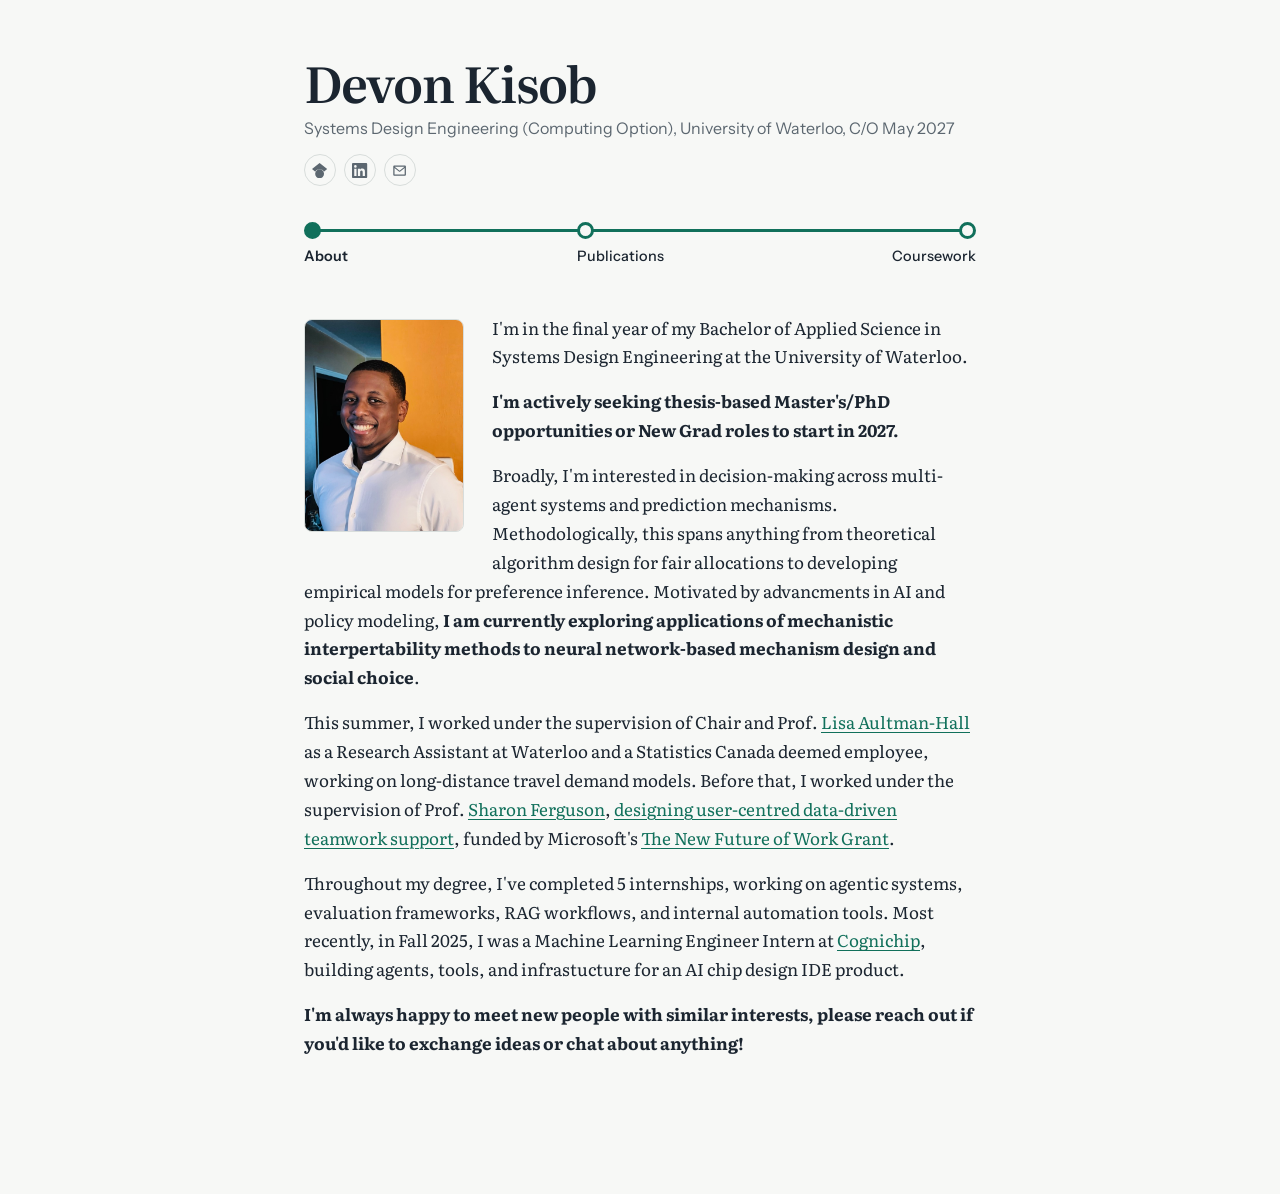
<file: index.html>
<!DOCTYPE html>
<html lang="en">
<head>
  <meta charset="utf-8">
  <meta name="viewport" content="width=device-width, initial-scale=1">
  <title>Devon Kisob</title>
  <meta name="description" content="Devon Kisob — Systems Design Engineering at the University of Waterloo. Research on intercity travel behaviour and privacy in collaboration technology.">
  <link rel="preconnect" href="https://fonts.googleapis.com">
  <link rel="preconnect" href="https://fonts.gstatic.com" crossorigin>
  <link href="https://fonts.googleapis.com/css2?family=Instrument+Sans:wght@400;500;600&family=Literata:ital,opsz,wght@0,7..72,400;0,7..72,600;1,7..72,400&display=swap" rel="stylesheet">
  <link rel="stylesheet" href="style.css?v=4">
</head>
<body>
  <header class="site-header wrap">
    <h1 class="site-name"><a href="./">Devon Kisob</a></h1>
    <p class="site-role">Systems Design Engineering (Computing Option), University of Waterloo, C/O May 2027</p>
    <ul class="social">
      <li>
        <a href="https://scholar.google.ca/citations?hl=en&amp;user=SOYVB4kAAAAJ" aria-label="Google Scholar" title="Google Scholar">
          <svg viewBox="0 0 24 24" width="16" height="16" aria-hidden="true"><path d="M5.242 13.769 0 9.5 12 0l12 9.5-5.242 4.269C17.548 11.249 14.978 9.5 12 9.5c-2.977 0-5.548 1.748-6.758 4.269zM12 10a7 7 0 1 0 0 14 7 7 0 0 0 0-14z"/></svg>
        </a>
      </li>
      <li>
        <a href="https://www.linkedin.com/in/devonkisob/" aria-label="LinkedIn" title="LinkedIn">
          <svg viewBox="0 0 24 24" width="16" height="16" aria-hidden="true"><path d="M20.447 20.452h-3.554v-5.569c0-1.328-.027-3.037-1.852-3.037-1.853 0-2.136 1.445-2.136 2.939v5.667H9.351V9h3.414v1.561h.046c.477-.9 1.637-1.85 3.37-1.85 3.601 0 4.267 2.37 4.267 5.455v6.286zM5.337 7.433a2.062 2.062 0 1 1 0-4.125 2.062 2.062 0 0 1 0 4.125zM7.119 20.452H3.555V9h3.564v11.452zM22.225 0H1.771C.792 0 0 .774 0 1.729v20.542C0 23.227.792 24 1.771 24h20.451C23.2 24 24 23.227 24 22.271V1.729C24 .774 23.2 0 22.222 0h.003z"/></svg>
        </a>
      </li>
      <li>
        <a href="mailto:dnskisob@gmail.com" aria-label="Email" title="dnskisob@gmail.com">
          <svg viewBox="0 0 24 24" width="16" height="16" aria-hidden="true"><path d="M2 5.5A1.5 1.5 0 0 1 3.5 4h17A1.5 1.5 0 0 1 22 5.5v13a1.5 1.5 0 0 1-1.5 1.5h-17A1.5 1.5 0 0 1 2 18.5v-13zm2.2.5 7.8 6.1L19.8 6H4.2zM20 7.9l-7.4 5.8a1 1 0 0 1-1.2 0L4 7.9V18h16V7.9z"/></svg>
        </a>
      </li>
    </ul>
    <nav class="route" aria-label="Main">
      <ul>
        <li><a href="./" aria-current="page">About</a></li>
        <li><a href="publications/">Publications</a></li>
        <li><a href="coursework/">Coursework</a></li>
      </ul>
    </nav>
  </header>

  <main class="wrap">
    <section id="about">
      <img class="headshot" src="media/headshot.jpg" width="160" height="213" alt="Portrait of Devon Kisob">
      <p>I'm in the final year of my Bachelor of Applied Science in Systems Design Engineering at the University of Waterloo.</p>
      <p><strong>I'm actively seeking thesis-based Master's/PhD opportunities or New Grad roles to start in 2027.</strong></p>
      <p>Broadly, I'm interested in decision-making across multi-agent systems and prediction mechanisms. Methodologically, this spans anything from theoretical algorithm design for fair allocations to developing empirical models for preference inference. Motivated by advancments in AI and policy modeling, <b>I am currently exploring applications of mechanistic interpertability methods to neural network-based mechanism design and social choice</b>.</p>
      <p>This summer, I worked under the supervision of Chair and Prof. <a href="https://uwaterloo.ca/systems-design-engineering/profile/laultman">Lisa Aultman-Hall</a> as a Research Assistant at Waterloo and a Statistics Canada deemed employee, working on long-distance travel demand models. Before that, I worked under the supervision of Prof. <a href="https://uwshare-lab.ca/">Sharon Ferguson</a>, <a href="https://dl.acm.org/doi/10.1145/3808045.3808075">designing user-centred data-driven teamwork support</a>, funded by Microsoft's <a href="https://www.microsoft.com/en-us/research/project/the-new-future-of-work/">The New Future of Work Grant</a>.</p>
      <p>Throughout my degree, I've completed 5 internships, working on agentic systems, evaluation frameworks, RAG workflows, and internal automation tools. Most recently, in Fall 2025, I was a Machine Learning Engineer Intern at <a href="https://www.cognichip.ai/">Cognichip</a>, building agents, tools, and infrastucture for an AI chip design IDE product.</p>
      <p><strong>I'm always happy to meet new people with similar interests, please reach out if you'd like to exchange ideas or chat about anything!</strong></p>
    </section>
  </main>
</body>
</html>
</file>
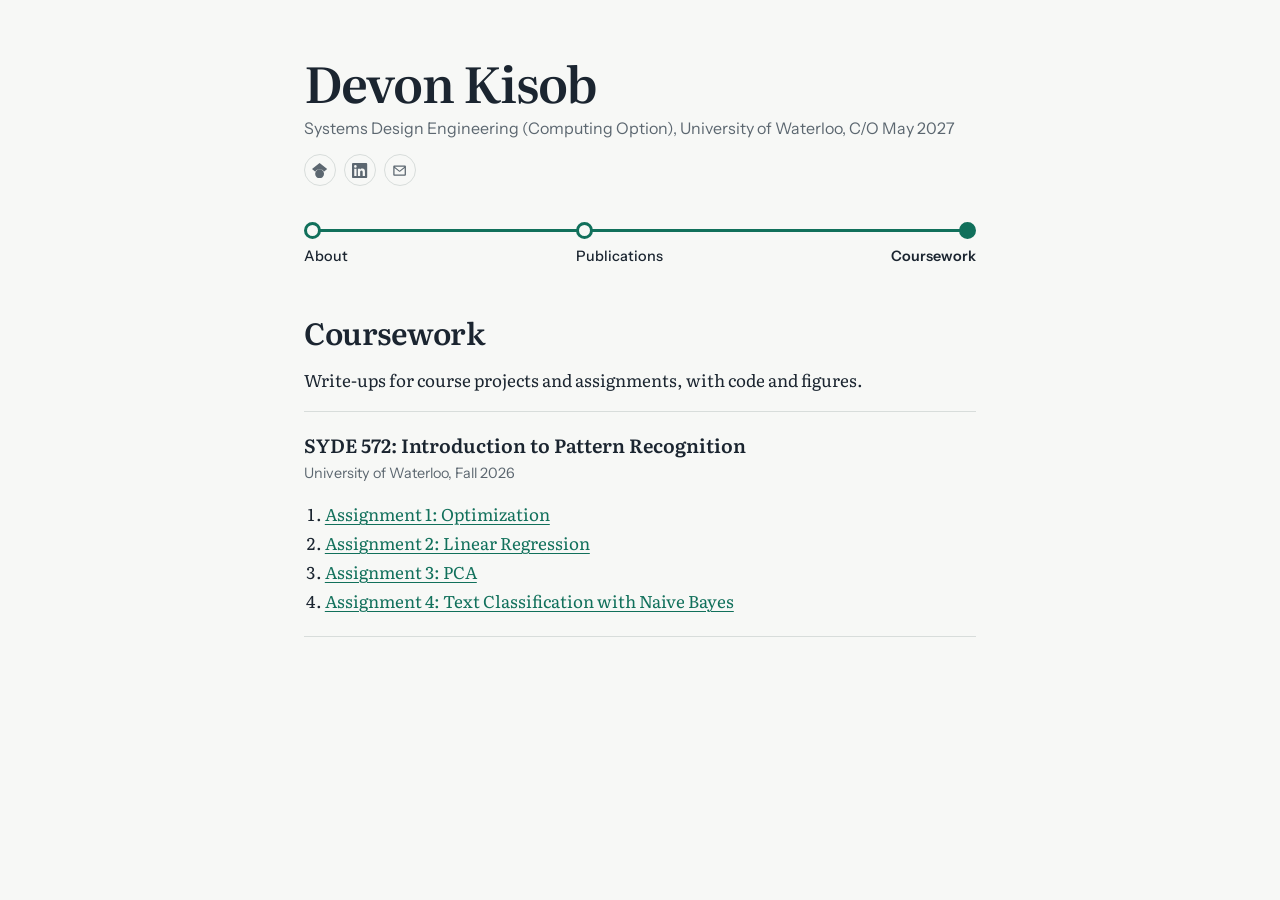
<file: coursework/index.html>
<!DOCTYPE html>
<html lang="en">
<head>
  <meta charset="utf-8">
  <meta name="viewport" content="width=device-width, initial-scale=1">
  <title>Coursework · Devon Kisob</title>
  <link rel="preconnect" href="https://fonts.googleapis.com">
  <link rel="preconnect" href="https://fonts.gstatic.com" crossorigin>
  <link href="https://fonts.googleapis.com/css2?family=Instrument+Sans:wght@400;500;600&family=Literata:ital,opsz,wght@0,7..72,400;0,7..72,600;1,7..72,400&display=swap" rel="stylesheet">
  <link rel="stylesheet" href="../style.css?v=4">
</head>
<body>
  <header class="site-header wrap">
    <p class="site-name"><a href="../">Devon Kisob</a></p>
    <p class="site-role">Systems Design Engineering (Computing Option), University of Waterloo, C/O May 2027</p>
    <ul class="social">
      <li>
        <a href="https://scholar.google.ca/citations?hl=en&amp;user=SOYVB4kAAAAJ" aria-label="Google Scholar" title="Google Scholar">
          <svg viewBox="0 0 24 24" width="16" height="16" aria-hidden="true"><path d="M5.242 13.769 0 9.5 12 0l12 9.5-5.242 4.269C17.548 11.249 14.978 9.5 12 9.5c-2.977 0-5.548 1.748-6.758 4.269zM12 10a7 7 0 1 0 0 14 7 7 0 0 0 0-14z"/></svg>
        </a>
      </li>
      <li>
        <a href="https://www.linkedin.com/in/devonkisob/" aria-label="LinkedIn" title="LinkedIn">
          <svg viewBox="0 0 24 24" width="16" height="16" aria-hidden="true"><path d="M20.447 20.452h-3.554v-5.569c0-1.328-.027-3.037-1.852-3.037-1.853 0-2.136 1.445-2.136 2.939v5.667H9.351V9h3.414v1.561h.046c.477-.9 1.637-1.85 3.37-1.85 3.601 0 4.267 2.37 4.267 5.455v6.286zM5.337 7.433a2.062 2.062 0 1 1 0-4.125 2.062 2.062 0 0 1 0 4.125zM7.119 20.452H3.555V9h3.564v11.452zM22.225 0H1.771C.792 0 0 .774 0 1.729v20.542C0 23.227.792 24 1.771 24h20.451C23.2 24 24 23.227 24 22.271V1.729C24 .774 23.2 0 22.222 0h.003z"/></svg>
        </a>
      </li>
      <li>
        <a href="mailto:dnskisob@gmail.com" aria-label="Email" title="dnskisob@gmail.com">
          <svg viewBox="0 0 24 24" width="16" height="16" aria-hidden="true"><path d="M2 5.5A1.5 1.5 0 0 1 3.5 4h17A1.5 1.5 0 0 1 22 5.5v13a1.5 1.5 0 0 1-1.5 1.5h-17A1.5 1.5 0 0 1 2 18.5v-13zm2.2.5 7.8 6.1L19.8 6H4.2zM20 7.9l-7.4 5.8a1 1 0 0 1-1.2 0L4 7.9V18h16V7.9z"/></svg>
        </a>
      </li>
    </ul>
    <nav class="route" aria-label="Main">
      <ul>
        <li><a href="../">About</a></li>
        <li><a href="../publications/">Publications</a></li>
        <li><a href="./" aria-current="page">Coursework</a></li>
      </ul>
    </nav>
  </header>

  <main class="wrap">
    <h1 class="page-title">Coursework</h1>
    <p>Write-ups for course projects and assignments, with code and figures.</p>

    <div class="course">
      <h3>SYDE 572: Introduction to Pattern Recognition</h3>
      <p class="small muted">University of Waterloo, Fall 2026</p>
      <ol>
        <li><a href="../syde572/1/">Assignment 1: Optimization</a></li>
        <li><a href="../syde572/2/">Assignment 2: Linear Regression</a></li>
        <li><a href="../syde572/3/">Assignment 3: PCA</a></li>
        <li><a href="../syde572/4/">Assignment 4: Text Classification with Naive Bayes</a></li>
      </ol>
    </div>
  </main>
</body>
</html>
</file>
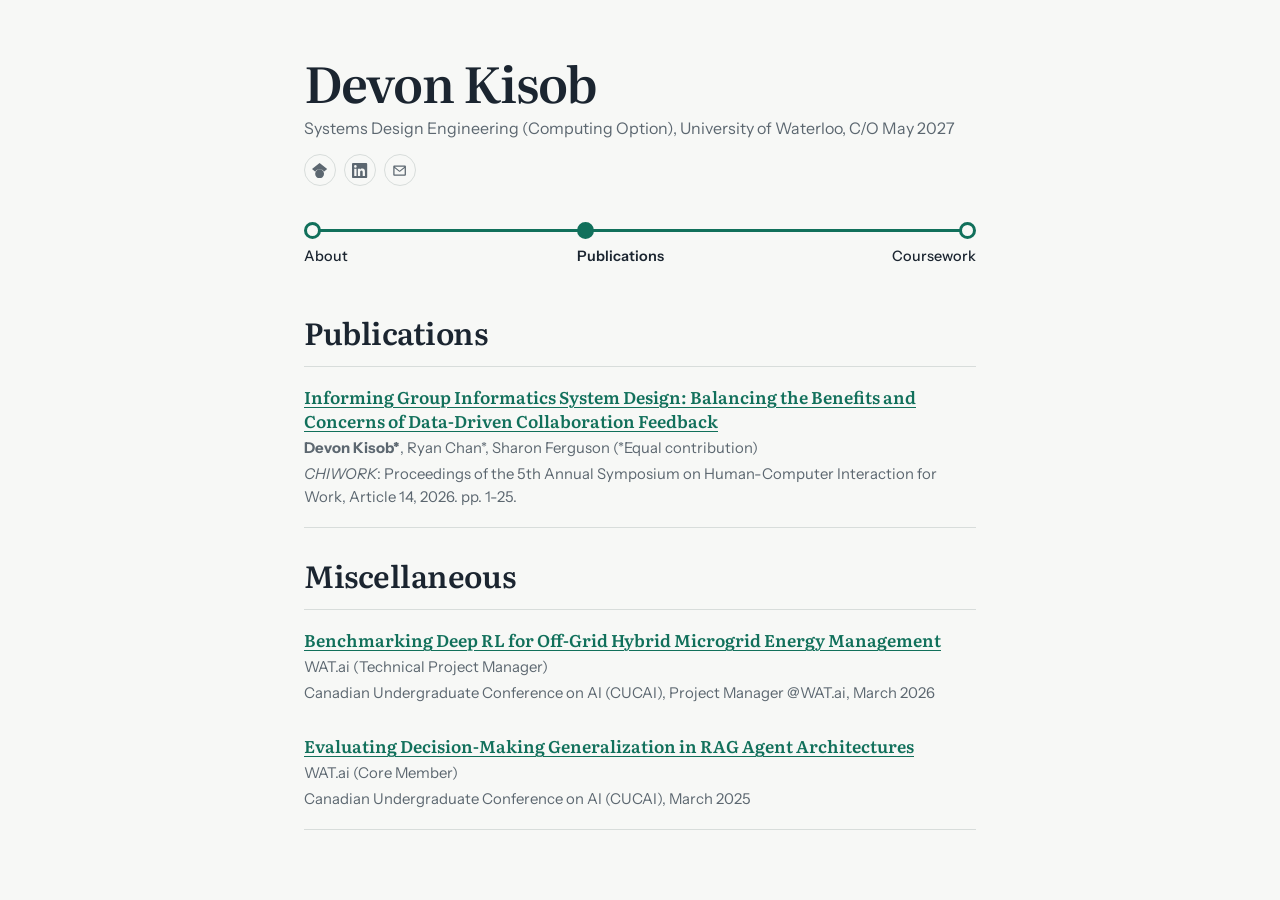
<file: publications/index.html>
<!DOCTYPE html>
<html lang="en">
<head>
  <meta charset="utf-8">
  <meta name="viewport" content="width=device-width, initial-scale=1">
  <title>Publications · Devon Kisob</title>
  <link rel="preconnect" href="https://fonts.googleapis.com">
  <link rel="preconnect" href="https://fonts.gstatic.com" crossorigin>
  <link href="https://fonts.googleapis.com/css2?family=Instrument+Sans:wght@400;500;600&family=Literata:ital,opsz,wght@0,7..72,400;0,7..72,600;1,7..72,400&display=swap" rel="stylesheet">
  <link rel="stylesheet" href="../style.css?v=4">
</head>
<body>
  <header class="site-header wrap">
    <p class="site-name"><a href="../">Devon Kisob</a></p>
    <p class="site-role">Systems Design Engineering (Computing Option), University of Waterloo, C/O May 2027</p>
    <ul class="social">
      <li>
        <a href="https://scholar.google.ca/citations?hl=en&amp;user=SOYVB4kAAAAJ" aria-label="Google Scholar" title="Google Scholar">
          <svg viewBox="0 0 24 24" width="16" height="16" aria-hidden="true"><path d="M5.242 13.769 0 9.5 12 0l12 9.5-5.242 4.269C17.548 11.249 14.978 9.5 12 9.5c-2.977 0-5.548 1.748-6.758 4.269zM12 10a7 7 0 1 0 0 14 7 7 0 0 0 0-14z"/></svg>
        </a>
      </li>
      <li>
        <a href="https://www.linkedin.com/in/devonkisob/" aria-label="LinkedIn" title="LinkedIn">
          <svg viewBox="0 0 24 24" width="16" height="16" aria-hidden="true"><path d="M20.447 20.452h-3.554v-5.569c0-1.328-.027-3.037-1.852-3.037-1.853 0-2.136 1.445-2.136 2.939v5.667H9.351V9h3.414v1.561h.046c.477-.9 1.637-1.85 3.37-1.85 3.601 0 4.267 2.37 4.267 5.455v6.286zM5.337 7.433a2.062 2.062 0 1 1 0-4.125 2.062 2.062 0 0 1 0 4.125zM7.119 20.452H3.555V9h3.564v11.452zM22.225 0H1.771C.792 0 0 .774 0 1.729v20.542C0 23.227.792 24 1.771 24h20.451C23.2 24 24 23.227 24 22.271V1.729C24 .774 23.2 0 22.222 0h.003z"/></svg>
        </a>
      </li>
      <li>
        <a href="mailto:dnskisob@gmail.com" aria-label="Email" title="dnskisob@gmail.com">
          <svg viewBox="0 0 24 24" width="16" height="16" aria-hidden="true"><path d="M2 5.5A1.5 1.5 0 0 1 3.5 4h17A1.5 1.5 0 0 1 22 5.5v13a1.5 1.5 0 0 1-1.5 1.5h-17A1.5 1.5 0 0 1 2 18.5v-13zm2.2.5 7.8 6.1L19.8 6H4.2zM20 7.9l-7.4 5.8a1 1 0 0 1-1.2 0L4 7.9V18h16V7.9z"/></svg>
        </a>
      </li>
    </ul>
    <nav class="route" aria-label="Main">
      <ul>
        <li><a href="../">About</a></li>
        <li><a href="./" aria-current="page">Publications</a></li>
        <li><a href="../coursework/">Coursework</a></li>
      </ul>
    </nav>
  </header>

  <main class="wrap">
    <h1 class="page-title">Publications</h1>
    <ul class="entries">
      <li>
        <span class="entry-title"><a href="https://dl.acm.org/doi/10.1145/3808045.3808075">Informing Group Informatics System Design: Balancing the Benefits and Concerns of Data-Driven Collaboration Feedback</a></span>
        <span class="entry-meta"><b>Devon Kisob*</b>, Ryan Chan*, Sharon Ferguson (*Equal contribution)</span>
        <span class="entry-meta"> <i>CHIWORK</i>: Proceedings of the 5th Annual Symposium on Human-Computer Interaction for Work, Article 14, 2026. pp. 1-25.</span>
      </li>
    </ul>
    <br>
  <h1 class="page-title">Miscellaneous</h1>
    <ul class="entries">
      <li>
        <span class="entry-title"><a href="https://oamtsptxvibjauhz.public.blob.vercel-storage.com/CUCAI2026/CUCAI2026_paper_id_48.pdf">Benchmarking Deep RL for Off-Grid Hybrid Microgrid Energy Management</a></span>
        <span class="entry-meta">WAT.ai (Technical Project Manager)</span>
        <span class="entry-meta">Canadian Undergraduate Conference on AI (CUCAI), Project Manager @WAT.ai, March 2026</span>
        <br>
        <span class="entry-title"><a href="https://oamtsptxvibjauhz.public.blob.vercel-storage.com/CUCAI_2025_Legislative_LLM.pdf">Evaluating Decision-Making Generalization in RAG Agent Architectures</a></span>
        <span class="entry-meta">WAT.ai (Core Member)</span>
        <span class="entry-meta">Canadian Undergraduate Conference on AI (CUCAI), March 2025</span>
      </li>
    </ul>
  </main>
</body>
</html>
</file>
<file: style.css>
:root {
  --bg: #f7f8f6;
  --ink: #1b2530;
  --muted: #5c6770;
  --rule: #d8dddb;
  --accent: #11705b;
  --accent-soft: #e3efea;
  --code-bg: #eef1ef;
  --serif: "Literata", Georgia, serif;
  --sans: "Instrument Sans", "Helvetica Neue", Arial, sans-serif;
  --mono: "JetBrains Mono", ui-monospace, Menlo, monospace;
  --measure: 44rem;
}

* { box-sizing: border-box; }

html { -webkit-text-size-adjust: 100%; }

body {
  margin: 0;
  background: var(--bg);
  color: var(--ink);
  font: 400 1.0625rem/1.7 var(--serif);
  font-optical-sizing: auto;
}

a { color: var(--accent); text-decoration-thickness: 1px; text-underline-offset: 0.18em; }
a:hover { text-decoration-thickness: 2px; }
a:focus-visible, summary:focus-visible { outline: 2px solid var(--accent); outline-offset: 3px; border-radius: 2px; }

.wrap { max-width: var(--measure); margin-inline: auto; padding-inline: 1rem; }

/* header and route nav */
.site-header { padding-top: 3.5rem; }
.site-name {
  margin: 0;
  font: 600 clamp(2.2rem, 6vw, 3.1rem)/1.05 var(--serif);
  letter-spacing: -0.02em;
}
.site-name a { color: inherit; text-decoration: none; }
.site-role { margin: 0.5rem 0 0; font: 400 1rem/1.5 var(--sans); color: var(--muted); }

.route { margin: 2.25rem 0 0; }
.route ul {
  display: flex;
  justify-content: space-between;
  margin: 0;
  padding: 0;
  list-style: none;
  position: relative;
}
.route ul::before {
  content: "";
  position: absolute;
  top: 7px;
  left: 7px;
  right: 7px;
  height: 3px;
  background: var(--accent);
  border-radius: 2px;
}
.route li { position: relative; }
.route a {
  display: flex;
  flex-direction: column;
  align-items: flex-start;
  gap: 0.55rem;
  color: var(--ink);
  text-decoration: none;
  font: 500 0.9rem/1.2 var(--sans);
}
.route li:last-child a { align-items: flex-end; }
.route a::before {
  content: "";
  width: 17px;
  height: 17px;
  border-radius: 50%;
  background: var(--bg);
  border: 3px solid var(--accent);
  position: relative;
  box-sizing: border-box;
  transition: background 0.15s;
}
.route a:hover::before, .route a[aria-current]::before { background: var(--accent); }
.route a[aria-current] { font-weight: 600; }

@media (max-width: 560px) {
  .route ul { flex-direction: column; gap: 0.9rem; }
  .route ul::before { top: 7px; bottom: 7px; left: 7px; right: auto; width: 3px; height: auto; }
  .route a, .route li:last-child a { flex-direction: row; align-items: center; }
}

/* page body */
main { padding-block: 3rem 4rem; }
section { margin: 0 0 3.5rem; scroll-margin-top: 1.5rem; }
h2 {
  margin: 0 0 1rem;
  font: 600 1.55rem/1.25 var(--serif);
  letter-spacing: -0.01em;
}
h3 { margin: 2.25rem 0 0.6rem; font: 600 1.2rem/1.35 var(--serif); }
h4 { margin: 1.5rem 0 0.4rem; font: 600 1rem/1.4 var(--sans); }
p { margin: 0 0 1rem; }
.lede { font-size: 1.15rem; line-height: 1.65; }
.muted { color: var(--muted); }
.small { font: 400 0.9rem/1.55 var(--sans); }

.interests { padding: 0; margin: 1.25rem 0 0; list-style: none; display: grid; gap: 0.75rem; }
.interests li { padding-left: 1rem; border-left: 3px solid var(--accent); }
.interests strong { display: block; font: 600 0.98rem/1.4 var(--sans); }

.links { display: flex; flex-wrap: wrap; gap: 0.4rem 1.25rem; margin: 1.25rem 0 0; padding: 0; list-style: none; font: 500 0.95rem/1.4 var(--sans); }

/* publications and projects */
.entries { margin: 0; padding: 0; list-style: none; }
.entries > li { padding: 1.1rem 0; border-top: 1px solid var(--rule); }
.entries > li:last-child { border-bottom: 1px solid var(--rule); }
.entry-title { display: block; font-weight: 600; line-height: 1.45; }
.entry-meta { display: block; font: 400 0.93rem/1.55 var(--sans); color: var(--muted); margin-top: 0.2rem; }
.entry-meta em { color: var(--ink); }
.entry-note { margin: 0.4rem 0 0; font-size: 0.98rem; }

/* experience timeline */
.timeline { margin: 0; padding: 0; list-style: none; }
.timeline li { display: grid; grid-template-columns: 8.5rem 1fr; gap: 1rem; padding: 0.7rem 0; border-top: 1px solid var(--rule); }
.timeline li:last-child { border-bottom: 1px solid var(--rule); }
.timeline time { font: 500 0.9rem/1.7 var(--sans); color: var(--muted); }
.timeline strong { font-weight: 600; }
@media (max-width: 560px) { .timeline li { grid-template-columns: 1fr; gap: 0; } }

.todo { background: #fff1a8; padding: 0 0.2em; border-radius: 2px; }

footer { padding-block: 0 3rem; font: 400 0.85rem/1.5 var(--sans); color: var(--muted); }
footer p { margin: 0; padding-top: 1.5rem; border-top: 1px solid var(--rule); }

/* coursework and write-ups */
.crumbs { font: 400 0.9rem/1.5 var(--sans); color: var(--muted); margin: 0 0 1.25rem; }
.crumbs a { color: var(--muted); }

.course { padding: 1.25rem 0; border-top: 1px solid var(--rule); }
.course:last-child { border-bottom: 1px solid var(--rule); }
.course h3 { margin: 0 0 0.25rem; }
.course ol { margin: 0.6rem 0 0; padding-left: 1.3rem; }

figure { margin: 1.75rem 0; }
figure img { display: block; width: 100%; height: auto; border: 1px solid var(--rule); border-radius: 6px; background: #fff; }
figcaption { margin-top: 0.6rem; font: 400 0.9rem/1.55 var(--sans); color: var(--muted); }
.wide { width: min(64rem, calc(100vw - 2rem)); margin-left: calc(50% - min(32rem, 50vw - 1rem)); }

.table-scroll { position: relative; overflow-x: auto; margin: 1.25rem 0 1.5rem; }
table { border-collapse: collapse; width: 100%; font: 400 0.92rem/1.5 var(--sans); font-variant-numeric: tabular-nums; }
th, td { padding: 0.45rem 0.75rem; text-align: right; border-bottom: 1px solid var(--rule); white-space: nowrap; }
th { font-weight: 600; border-bottom: 2px solid var(--ink); }
th:first-child, td:first-child { text-align: left; }
tr.final td { font-weight: 600; background: var(--accent-soft); }

.answer {
  margin: 1.5rem 0;
  padding: 1rem 1.25rem;
  background: var(--accent-soft);
  border-left: 4px solid var(--accent);
  border-radius: 0 6px 6px 0;
}
.answer p:last-child { margin: 0; }

code { font: 400 0.86em/1.5 var(--mono); background: var(--code-bg); padding: 0.1em 0.3em; border-radius: 3px; }
pre { position: relative; font: 400 0.82rem/1.6 var(--mono); margin: 1rem 0 1.5rem; padding: 1rem 1.25rem; background: var(--code-bg); border-radius: 6px; overflow-x: auto; }
pre code { padding: 0; background: none; font: inherit; }

details { margin: 1.25rem 0; border: 1px solid var(--rule); border-radius: 6px; background: #fff; }
summary { cursor: pointer; padding: 0.75rem 1rem; font: 600 0.95rem/1.4 var(--sans); }
details[open] summary { border-bottom: 1px solid var(--rule); }
details pre { margin: 0; border-radius: 0 0 6px 6px; }

.katex-display { position: relative; overflow-x: auto; overflow-y: hidden; padding: 0.25rem 0; }

.toc { margin: 0 0 3rem; padding: 1rem 1.25rem; border: 1px solid var(--rule); border-radius: 6px; font: 400 0.95rem/1.7 var(--sans); }
.toc ol { margin: 0; padding-left: 1.2rem; }
.toc ol ol { padding-left: 1.2rem; }

@media print {
  body { background: #fff; font-size: 10.5pt; }
  .route, footer { display: none; }
  .site-header { padding-top: 0; }
  details { border: none; }
  details > summary { display: none; }
  details:not([open]) > *:not(summary) { display: block; }
  figure, table, .answer { break-inside: avoid; }
  pre { white-space: pre-wrap; }
  h2, h3 { break-after: avoid; }
  .wide { width: 100%; margin-left: 0; }
  a { color: var(--ink); }
}

@media (prefers-reduced-motion: reduce) { * { transition: none !important; } }

.page-title { margin: 0 0 1rem; font: 600 1.9rem/1.2 var(--serif); letter-spacing: -0.015em; }

/* home profile */
.social { display: flex; align-items: center; gap: 0.5rem; margin: 0.9rem 0 0; padding: 0; list-style: none; }
#about::after { content: ""; display: table; clear: both; }
.headshot {
  float: left;
  width: 10rem;
  height: auto;
  aspect-ratio: 3 / 4;
  object-fit: cover;
  margin: 0.35rem 1.75rem 1rem 0;
  border-radius: 8px;
  border: 1px solid var(--rule);
}
@media (max-width: 560px) { .headshot { width: 7.5rem; margin-right: 1.1rem; } }
.social a {
  display: grid;
  place-items: center;
  width: 2rem;
  height: 2rem;
  border: 1px solid var(--rule);
  border-radius: 50%;
  color: var(--muted);
  transition: color 0.15s, border-color 0.15s, background 0.15s;
}
.social a:hover { color: var(--accent); border-color: var(--accent); background: var(--accent-soft); }
.social svg { width: 0.95rem; height: 0.95rem; fill: currentColor; }

.details-body { padding: 0 1rem 0.5rem; }
.details-body h4:first-child { margin-top: 1rem; }
</file>
